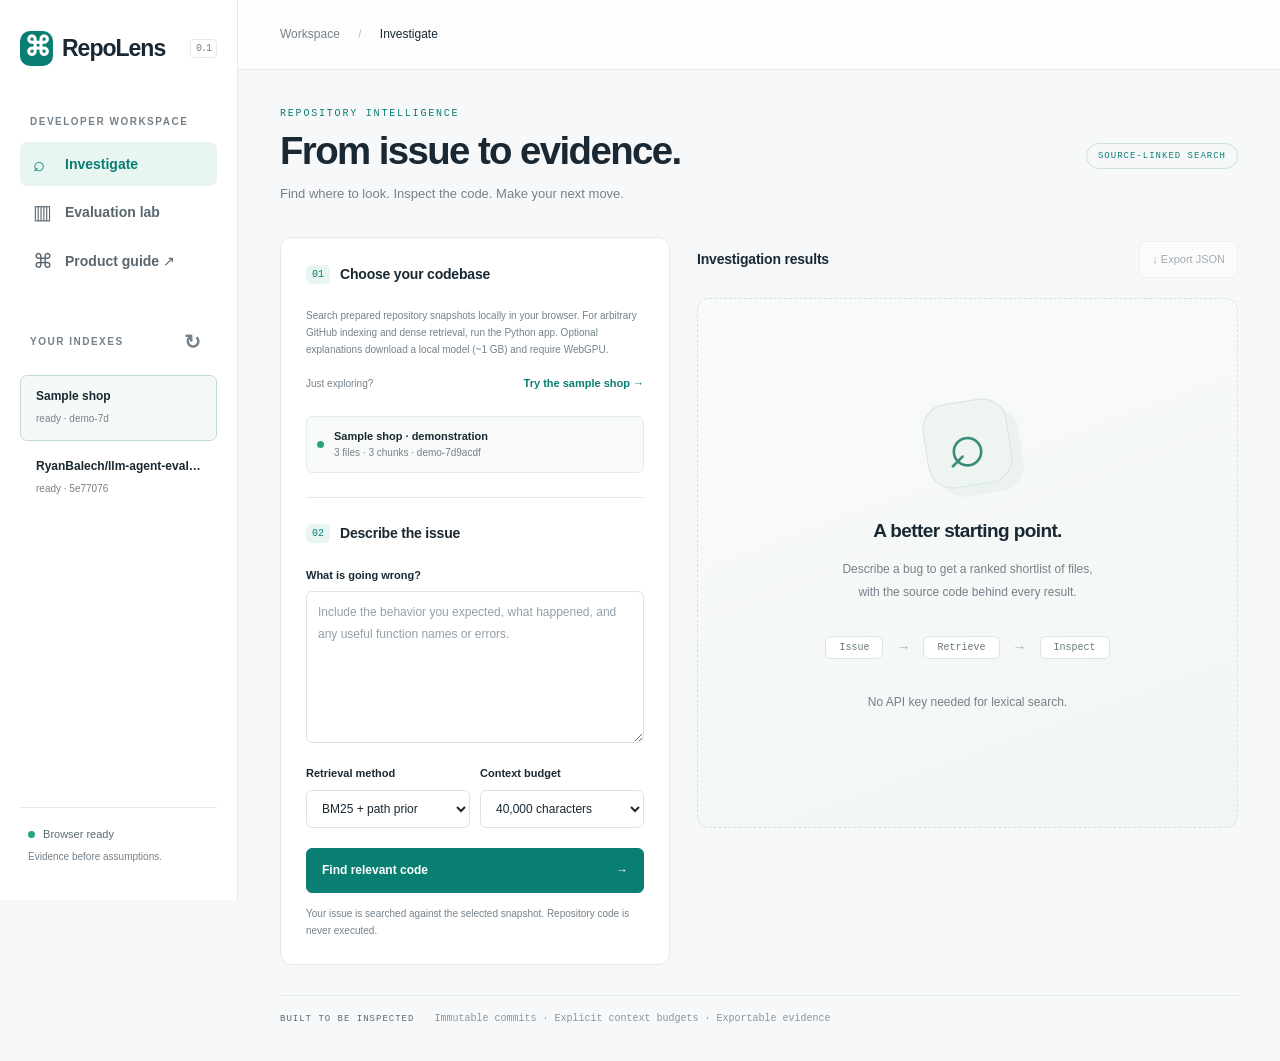
<file: index.html>
<!doctype html>
<html lang="en">
  <head>
    <meta charset="utf-8" />
    <meta name="viewport" content="width=device-width,initial-scale=1" />
    <meta
      name="description"
      content="Find the code behind an issue. Repository search with traceable evidence and honest evaluation."
    />
    <title>RepoLens · From issue to evidence</title>
    <link rel="stylesheet" href="./static/style.css" />
    <script src="./static/pages.js" defer></script>
    <script src="./static/app.js" defer></script>
  </head>
  <body>
    <aside class="sidebar">
      <a class="brand" href="./" aria-label="RepoLens home"
        ><span class="brand-icon">⌘</span> RepoLens<span class="version"
          >0.1</span
        ></a
      >
      <div class="workspace-label">DEVELOPER WORKSPACE</div>
      <nav aria-label="Main navigation">
        <button class="nav-item active" id="search-tab" aria-current="page">
          <span aria-hidden="true">⌕</span> Investigate
        </button>
        <button class="nav-item" id="eval-tab">
          <span aria-hidden="true">▥</span> Evaluation lab
        </button>
        <a class="nav-item" href="https://github.com/RyanBalech/llm-agent-evaluation/blob/main/docs/PRODUCT.md" target="_blank" rel="noopener"
          ><span>⌘</span> Product guide ↗</a
        >
      </nav>
      <div class="repo-heading">
        YOUR INDEXES
        <button id="refresh" aria-label="Refresh repository indexes">↻</button>
      </div>
      <div id="index-list" class="index-list">
        <p class="muted small">Your repositories will appear here.</p>
      </div>
      <div class="sidebar-footer">
        <span class="online-dot"></span>
        <span id="connection">Connecting…</span>
        <p>Evidence before assumptions.</p>
      </div>
    </aside>
    <main>
      <header class="topbar">
        <div>
          Workspace <span>/</span> <strong id="page-name">Investigate</strong>
        </div>
        <button id="access-button" class="quiet">Server access</button>
      </header>
      <div id="notice" class="notice" role="alert" hidden></div>
      <section id="search-view">
        <div class="page-heading">
          <div>
            <p class="eyebrow">REPOSITORY INTELLIGENCE</p>
            <h1>From issue to evidence.</h1>
            <p class="subtitle">
              Find where to look. Inspect the code. Make your next move.
            </p>
          </div>
          <span class="tag">SOURCE-LINKED SEARCH</span>
        </div>
        <div class="investigation-grid">
          <section class="panel compose">
            <div class="section-title">
              <span class="step">01</span>
              <h2>Choose your codebase</h2>
            </div>
            <p id="public-demo-note" class="fine-print" hidden>
              Explore the prepared repositories below. Run RepoLens locally to
              index your own public GitHub repository.
            </p>
            <form id="index-form">
              <label for="repository">Public GitHub repository</label>
              <input
                id="repository"
                placeholder="owner/repository"
                value="RyanBalech/llm-agent-evaluation"
                required
                maxlength="250"
                autocomplete="off"
              />
              <div class="input-row">
                <div>
                  <label for="revision"
                    >Branch, tag or commit
                    <span class="muted">optional</span></label
                  ><input
                    id="revision"
                    placeholder="Default branch"
                    maxlength="151"
                  />
                </div>
                <button class="secondary" type="submit" id="index-button">
                  Index repo ↗
                </button>
              </div>
              <label class="checkbox" id="dense-option" hidden
                ><input id="dense-index" type="checkbox" /> Include CodeBERT
                &amp; hybrid (slower indexing)</label
              >
            </form>
            <div class="or-demo">
              <span>Just exploring?</span
              ><button id="demo-button" class="text-button">
                Try the sample shop →
              </button>
            </div>
            <div id="active-index" class="active-index" aria-live="polite">
              <span class="status-dot"></span>
              <div>
                <strong>No repository selected</strong
                ><small>Index a repository or try the sample.</small>
              </div>
            </div>
            <div class="divider"></div>
            <form id="search-form">
              <div class="section-title">
                <span class="step">02</span>
                <h2>Describe the issue</h2>
              </div>
              <label for="query">What is going wrong?</label>
              <textarea
                id="query"
                rows="6"
                minlength="3"
                maxlength="8000"
                required
                placeholder="Include the behavior you expected, what happened, and any useful function names or errors."
              ></textarea>
              <div class="input-row options">
                <div>
                  <label for="method">Retrieval method</label
                  ><select id="method">
                    <option value="bm25">BM25 + path prior</option>
                  </select>
                </div>
                <div>
                  <label for="budget">Context budget</label
                  ><select id="budget">
                    <option value="5000">5,000 characters</option>
                    <option value="10000">10,000 characters</option>
                    <option value="20000">20,000 characters</option>
                    <option value="40000" selected>40,000 characters</option>
                    <option value="80000">80,000 characters</option>
                  </select>
                </div>
              </div>
              <button id="search-button" class="primary" type="submit" disabled>
                Find relevant code <span>→</span>
              </button>
              <p class="fine-print">
                Your issue is searched against the selected snapshot. Repository
                code is never executed.
              </p>
            </form>
          </section>
          <section class="results-area" aria-label="Search results">
            <div class="results-heading">
              <h2>Investigation results</h2>
              <button id="export-button" class="quiet" disabled>
                ↓ Export JSON
              </button>
            </div>
            <div id="search-summary" class="search-summary" hidden></div>
            <div id="empty-state" class="empty-state">
              <div class="lens-art"><span>⌕</span></div>
              <h3>A better starting point.</h3>
              <p>
                Describe a bug to get a ranked shortlist of files,<br />with the
                source code behind every result.
              </p>
              <div class="flow">
                <span>Issue</span><i>→</i><span>Retrieve</span><i>→</i
                ><span>Inspect</span>
              </div>
              <p class="small muted">No API key needed for lexical search.</p>
            </div>
            <div id="results" aria-live="polite"></div>
            <p id="results-note" class="fine-print" hidden></p>
            <button id="explain-button" class="secondary" hidden>
              Explain retrieved evidence
            </button>
            <div id="explanation" class="panel" aria-live="polite" hidden></div>
          </section>
        </div>
        <div class="bottom-note">
          <span>BUILT TO BE INSPECTED</span> Immutable commits · Explicit
          context budgets · Exportable evidence
        </div>
      </section>
      <section id="evaluation-view" hidden>
        <div class="page-heading">
          <div>
            <p class="eyebrow">MEASURE, THEN IMPROVE</p>
            <h1>Show your work.</h1>
            <p class="subtitle">
              A real benchmark, with its limitations in view.
            </p>
          </div>
          <span class="tag">SWE-BENCH VERIFIED</span>
        </div>
        <div id="evaluation-content"></div>
      </section>
    </main>
    <dialog id="access-dialog">
      <form id="access-form">
        <h2>Server access</h2>
        <p class="muted">
          For a server configured with an access token.<br />The token stays in
          this browser tab's memory.
        </p>
        <label for="token">Access token</label
        ><input id="token" type="password" autocomplete="off" />
        <div class="dialog-actions">
          <button id="close-access" type="button" class="quiet">Cancel</button
          ><button class="primary" type="submit">Connect</button>
        </div>
      </form>
    </dialog>
  </body>
</html>
</file>
<file: static/style.css>
:root {
  --bg: #f7f8fa;
  --paper: #fff;
  --text: #192832;
  --muted: #75818a;
  --line: #e4e9ec;
  --accent: #087f72;
  --accent-light: #e9f5f1;
  --mono: Consolas, "SFMono-Regular", monospace;
}
* {
  box-sizing: border-box;
}
body {
  margin: 0;
  background: var(--bg);
  color: var(--text);
  font:
    14px/1.6 -apple-system,
    BlinkMacSystemFont,
    "Segoe UI",
    sans-serif;
}
button,
input,
textarea,
select {
  font: inherit;
}
button,
a,
input,
select,
textarea {
  -webkit-tap-highlight-color: transparent;
}
button {
  cursor: pointer;
}
button:disabled {
  opacity: 0.5;
  cursor: not-allowed;
}
a {
  color: var(--accent);
  text-decoration: none;
}
button:focus-visible,
a:focus-visible,
input:focus-visible,
textarea:focus-visible,
select:focus-visible {
  outline: 3px solid #61b5a9;
  outline-offset: 3px;
}
[hidden] {
  display: none !important;
}
.sidebar {
  position: fixed;
  inset: 0 auto 0 0;
  width: 238px;
  background: #fff;
  border-right: 1px solid var(--line);
  padding: 30px 20px;
  display: flex;
  flex-direction: column;
}
.brand {
  display: flex;
  align-items: center;
  gap: 9px;
  font-size: 23px;
  font-weight: 750;
  letter-spacing: -1px;
  color: var(--text);
}
.brand-icon {
  background: var(--accent);
  color: #fff;
  border-radius: 10px;
  width: 33px;
  height: 35px;
  text-align: center;
  font-size: 27px;
  line-height: 33px;
}
.version {
  font: 10px var(--mono);
  color: var(--muted);
  border: 1px solid var(--line);
  padding: 3px 5px;
  border-radius: 4px;
  margin-left: auto;
}
.workspace-label,
.repo-heading {
  font-size: 10px;
  font-weight: 700;
  letter-spacing: 1.5px;
  color: var(--muted);
}
.workspace-label {
  margin: 47px 10px 12px;
}
.nav-item {
  width: 100%;
  display: flex;
  gap: 12px;
  align-items: center;
  border: 0;
  background: none;
  padding: 11px 13px;
  text-align: left;
  color: #586670;
  font-weight: 550;
  border-radius: 7px;
  margin-bottom: 4px;
}
.nav-item span {
  font-size: 20px;
  width: 20px;
  line-height: 1;
}
.nav-item.active {
  background: var(--accent-light);
  color: var(--accent);
}
.nav-item:hover {
  background: #f1f6f4;
}
.repo-heading {
  display: flex;
  align-items: center;
  justify-content: space-between;
  margin: 38px 10px 12px;
}
.repo-heading button {
  border: 0;
  background: none;
  color: var(--muted);
  font-size: 20px;
}
.index-list {
  overflow: auto;
  flex: 1;
}
.index-card {
  border: 1px solid transparent;
  padding: 10px 9px;
  border-radius: 7px;
  display: flex;
  gap: 5px;
  margin: 4px 0;
}
.index-card.selected {
  border-color: #bfdbd3;
  background: #f5faf8;
}
.index-select {
  border: 0;
  background: none;
  text-align: left;
  min-width: 0;
  flex: 1;
  color: var(--text);
}
.index-select strong {
  display: block;
  font-size: 12px;
  overflow: hidden;
  text-overflow: ellipsis;
  white-space: nowrap;
}
.index-select small {
  font-size: 10px;
  color: var(--muted);
}
.delete-index {
  border: 0;
  background: none;
  color: #89949a;
  font-size: 18px;
}
.sidebar-footer {
  font-size: 11px;
  color: #596a73;
  padding: 18px 8px 0;
  border-top: 1px solid var(--line);
}
.sidebar-footer p {
  font-size: 10px;
  color: var(--muted);
  margin: 5px 0;
}
.online-dot,
.status-dot {
  display: inline-block;
  width: 7px;
  height: 7px;
  background: #27a481;
  border-radius: 50%;
  margin-right: 5px;
}
.status-dot {
  background: #a4adb4;
  flex-shrink: 0;
}
main {
  margin-left: 238px;
}
.topbar {
  height: 70px;
  border-bottom: 1px solid var(--line);
  display: flex;
  align-items: center;
  justify-content: space-between;
  padding: 0 42px;
  background: #ffffffc9;
  color: var(--muted);
  font-size: 12px;
}
.topbar span {
  margin: 0 15px;
  color: #bac3c8;
}
.topbar strong {
  font-weight: 500;
  color: var(--text);
}
#search-view,
#evaluation-view {
  padding: 38px 42px 20px;
  max-width: 1600px;
  margin: auto;
}
.page-heading {
  display: flex;
  justify-content: space-between;
  align-items: center;
  margin-bottom: 32px;
  gap: 20px;
}
.eyebrow {
  font: 10px var(--mono);
  letter-spacing: 1.8px;
  color: var(--accent);
  margin: 0 0 9px;
}
h1 {
  font-size: clamp(26px, 3vw, 39px);
  font-weight: 650;
  letter-spacing: -1.6px;
  line-height: 1.2;
  margin: 0 0 10px;
}
.subtitle {
  color: var(--muted);
  margin: 0;
  font-size: 13px;
}
.tag {
  font: 9px var(--mono);
  letter-spacing: 1px;
  color: var(--accent);
  border: 1px solid #c9e1d9;
  border-radius: 20px;
  padding: 7px 11px;
  white-space: nowrap;
}
.investigation-grid {
  display: grid;
  grid-template-columns: minmax(300px, 390px) minmax(0, 1fr);
  gap: 27px;
  align-items: start;
}
.panel {
  background: #fff;
  border: 1px solid var(--line);
  border-radius: 12px;
  padding: 25px;
  box-shadow: 0 3px 7px #21372e03;
}
.section-title {
  display: flex;
  align-items: center;
  gap: 10px;
  margin-bottom: 22px;
}
h2 {
  font-size: 14px;
  margin: 0;
  font-weight: 650;
  letter-spacing: -0.2px;
}
.step {
  font: 10px var(--mono);
  color: var(--accent);
  background: var(--accent-light);
  border-radius: 5px;
  padding: 4px 6px;
}
label {
  display: block;
  font-size: 11px;
  font-weight: 600;
  margin: 0 0 7px;
}
label .muted {
  font-weight: 400;
  font-size: 10px;
  margin-left: 3px;
}
input,
textarea,
select {
  width: 100%;
  border: 1px solid #dce3e6;
  background: #fff;
  border-radius: 6px;
  padding: 10px 11px;
  color: var(--text);
  font-size: 12px;
}
input::placeholder,
textarea::placeholder {
  color: #94a0a7;
}
textarea {
  resize: vertical;
  min-height: 132px;
  line-height: 1.8;
}
select {
  padding-right: 5px;
}
.input-row {
  display: flex;
  align-items: end;
  gap: 10px;
  margin-top: 13px;
}
.input-row > div {
  flex: 1;
  min-width: 0;
}
.secondary,
.quiet {
  border: 1px solid var(--line);
  border-radius: 6px;
  padding: 9px 12px;
  background: white;
  color: #52616b;
  font-size: 11px;
  white-space: nowrap;
}
.secondary:hover,
.quiet:hover {
  background: #eff7f4;
}
.input-row > .secondary {
  padding: 10px 13px;
}
.checkbox {
  display: flex;
  align-items: center;
  gap: 8px;
  margin-top: 15px;
}
.checkbox input {
  width: auto;
}
.or-demo {
  display: flex;
  justify-content: space-between;
  align-items: center;
  margin-top: 14px;
  font-size: 10px;
  color: var(--muted);
}
.text-button {
  background: none;
  border: 0;
  padding: 3px 0;
  color: var(--accent);
  font-size: 11px;
  font-weight: 600;
}
.active-index {
  display: flex;
  align-items: center;
  background: #f7faf9;
  border: 1px solid #e4ede9;
  padding: 11px 10px;
  border-radius: 6px;
  margin-top: 20px;
  gap: 5px;
  min-width: 0;
}
.active-index strong {
  display: block;
  font-size: 11px;
  overflow-wrap: anywhere;
}
.active-index small {
  display: block;
  font-size: 10px;
  color: var(--muted);
  overflow-wrap: anywhere;
}
.active-index.ready .status-dot {
  background: #27a481;
}
.active-index.indexing .status-dot,
.active-index.queued .status-dot {
  background: #d39b33;
  animation: pulse 1s infinite;
}
.divider {
  border-top: 1px solid var(--line);
  margin: 24px 0;
}
.options {
  margin: 16px 0 20px;
}
.primary {
  width: 100%;
  display: flex;
  justify-content: space-between;
  align-items: center;
  padding: 12px 15px;
  background: var(--accent);
  color: #fff;
  border: 1px solid var(--accent);
  border-radius: 6px;
  font-weight: 600;
  font-size: 12px;
}
.primary:hover:enabled {
  background: #096c62;
}
.fine-print {
  color: var(--muted);
  font-size: 10px;
  line-height: 1.7;
  margin: 12px 0 0;
}
.results-heading {
  display: flex;
  align-items: center;
  justify-content: space-between;
  margin: 4px 0 20px;
}
.empty-state {
  border: 1px dashed #d7dfe1;
  border-radius: 12px;
  min-height: 530px;
  display: flex;
  flex-direction: column;
  align-items: center;
  justify-content: center;
  text-align: center;
  background: linear-gradient(160deg, #f9fbfb, #f1f6f3);
}
.lens-art {
  width: 85px;
  height: 85px;
  display: grid;
  place-items: center;
  border: 1px solid #d3e5df;
  border-radius: 25px;
  transform: rotate(-9deg);
  background: #eef5f1;
  margin-bottom: 10px;
  box-shadow: 10px 10px 0 #e4ede780;
}
.lens-art span {
  font-size: 65px;
  color: #3a8c78;
  line-height: 1;
  transform: rotate(9deg);
}
.empty-state h3 {
  font-size: 19px;
  font-weight: 600;
  letter-spacing: -0.6px;
  margin: 20px 0 0;
}
.empty-state p {
  font-size: 12px;
  color: var(--muted);
  line-height: 1.9;
}
.flow {
  display: flex;
  gap: 13px;
  align-items: center;
  margin: 20px 0;
}
.flow span {
  border: 1px solid #dbe5df;
  border-radius: 6px;
  padding: 5px 13px;
  background: #fff;
  font: 10px var(--mono);
  color: #687c72;
}
.flow i {
  color: #a2b4ab;
  font-style: normal;
}
.search-summary {
  display: flex;
  flex-wrap: wrap;
  gap: 8px;
  margin: -7px 0 16px;
}
.metric-pill {
  font: 10px var(--mono);
  border: 1px solid var(--line);
  background: #fff;
  padding: 5px 8px;
  border-radius: 5px;
  color: #65777f;
}
.result-card {
  border: 1px solid var(--line);
  border-radius: 9px;
  background: #fff;
  margin-bottom: 12px;
  overflow: hidden;
}
.result-card summary {
  padding: 15px;
  display: flex;
  align-items: center;
  gap: 11px;
  cursor: pointer;
  list-style: none;
}
.result-card summary::after {
  content: "+";
  margin-left: auto;
  color: var(--muted);
}
.result-card[open] summary::after {
  content: "−";
}
.rank {
  font: 11px var(--mono);
  background: var(--accent-light);
  color: var(--accent);
  padding: 5px 8px;
  border-radius: 5px;
}
.result-name {
  font: 12px var(--mono);
  font-weight: 600;
  overflow-wrap: anywhere;
}
.result-score {
  display: block;
  font: 9px var(--mono);
  color: var(--muted);
  margin-top: 4px;
}
.snippet {
  border-top: 1px solid var(--line);
}
.snippet-heading {
  display: flex;
  align-items: center;
  justify-content: space-between;
  padding: 9px 15px;
  background: #f9fafb;
  font: 10px var(--mono);
  gap: 10px;
}
.snippet pre {
  margin: 0;
  padding: 15px 0;
  background: #192831;
  color: #d7e2e6;
  overflow: auto;
  max-height: 390px;
  font: 11px/1.9 var(--mono);
  tab-size: 4;
}
.code-line {
  display: block;
  white-space: pre;
  padding-right: 15px;
}
.line-number {
  display: inline-block;
  width: 44px;
  user-select: none;
  color: #73838b;
  text-align: right;
  margin-right: 17px;
  padding-right: 9px;
  border-right: 1px solid #3b4951;
}
.code-line mark {
  background: #29544a;
  color: #d8f6e7;
  border-radius: 2px;
}
.evidence {
  padding: 10px 15px;
  color: #73818a;
  font-size: 10px;
}
.evidence strong {
  color: var(--accent);
  font-weight: 500;
}
.bottom-note {
  border-top: 1px solid var(--line);
  margin: 30px 0 0;
  padding: 17px 0;
  color: #88959c;
  font: 10px var(--mono);
}
.bottom-note span {
  color: #576b70;
  font-size: 9px;
  letter-spacing: 1px;
  margin-right: 14px;
}
.notice {
  padding: 12px 18px;
  margin: 20px 42px 0;
  border: 1px solid #edd9b4;
  background: #fff8e9;
  color: #826026;
  border-radius: 7px;
  font-size: 12px;
  overflow-wrap: anywhere;
}
.muted {
  color: var(--muted);
}
.small {
  font-size: 11px;
}
.metrics-grid {
  display: grid;
  grid-template-columns: repeat(4, 1fr);
  gap: 15px;
  margin-bottom: 22px;
}
.metric-card {
  padding: 22px;
  background: #fff;
  border: 1px solid var(--line);
  border-radius: 9px;
}
.metric-card span {
  display: block;
  font-size: 11px;
  color: var(--muted);
}
.metric-card strong {
  font-size: 31px;
  font-weight: 600;
  letter-spacing: -1px;
  display: block;
  margin: 4px 0;
}
.metric-card small {
  font-size: 10px;
  color: var(--accent);
}
.eval-columns {
  display: grid;
  grid-template-columns: 1.3fr 1fr;
  gap: 20px;
  margin-bottom: 22px;
}
.eval-columns p,
.eval-columns li {
  font-size: 12px;
  color: #6e7c85;
}
.table-wrap {
  overflow: auto;
}
table {
  width: 100%;
  border-collapse: collapse;
  text-align: left;
  font-size: 11px;
}
th {
  font-weight: 500;
  color: #7c898e;
  font-size: 10px;
}
td,
th {
  border-bottom: 1px solid var(--line);
  padding: 11px 10px;
}
td:first-child {
  font-family: var(--mono);
}
.score-track {
  width: 80px;
  background: #edf2f1;
  display: inline-block;
  height: 5px;
  border-radius: 3px;
  margin-right: 9px;
  overflow: hidden;
  vertical-align: middle;
}
.score-fill {
  background: #369e87;
  height: 5px;
  display: block;
}
.score-track.full .score-fill {
  width: 100%;
}
.score-track.half .score-fill {
  width: 50%;
}
.score-track.zero .score-fill {
  width: 0;
}
dialog {
  border: 1px solid var(--line);
  border-radius: 12px;
  padding: 27px;
  max-width: 420px;
  width: 90%;
  color: var(--text);
}
dialog::backdrop {
  background: #16232a66;
}
.dialog-actions {
  display: flex;
  gap: 10px;
  margin-top: 20px;
}
.dialog-actions .primary {
  width: auto;
  flex: 1;
  justify-content: center;
}
@keyframes pulse {
  50% {
    opacity: 0.3;
  }
}
@media (min-width: 1500px) {
  .investigation-grid {
    grid-template-columns: 420px 1fr;
  }
  .compose {
    padding: 30px;
  }
}
@media (max-width: 1100px) {
  .sidebar {
    width: 200px;
    padding: 25px 15px;
  }
  main {
    margin-left: 200px;
  }
  #search-view,
  #evaluation-view {
    padding: 28px 25px;
  }
  .topbar {
    padding: 0 25px;
  }
  .page-heading .tag {
    display: none;
  }
  .investigation-grid {
    gap: 18px;
    grid-template-columns: 310px minmax(0, 1fr);
  }
  .compose {
    padding: 19px;
  }
  .metrics-grid {
    grid-template-columns: repeat(2, 1fr);
  }
}
@media (max-width: 850px) {
  .investigation-grid {
    grid-template-columns: 1fr;
  }
  .empty-state {
    min-height: 300px;
  }
  .eval-columns {
    grid-template-columns: 1fr;
  }
}
@media (max-width: 580px) {
  .sidebar {
    position: static;
    width: 100%;
    padding: 16px;
    border-right: 0;
    border-bottom: 1px solid var(--line);
  }
  .brand {
    font-size: 21px;
  }
  .version {
    margin-left: 5px;
  }
  .workspace-label,
  .repo-heading,
  .sidebar-footer {
    display: none;
  }
  .sidebar nav {
    display: flex;
    margin-top: 15px;
    gap: 7px;
  }
  .nav-item {
    font-size: 11px;
    padding: 7px 8px;
    justify-content: center;
  }
  .nav-item span {
    display: none;
  }
  .index-list {
    max-height: 140px;
    display: flex;
    gap: 7px;
  }
  .index-card {
    min-width: 165px;
    max-width: 210px;
  }
  .index-list > .small {
    display: none;
  }
  main {
    margin-left: 0;
  }
  .topbar {
    height: 50px;
    padding: 0 18px;
  }
  #search-view,
  #evaluation-view {
    padding: 24px 17px;
  }
  .page-heading {
    margin-bottom: 22px;
  }
  h1 {
    letter-spacing: -1px;
  }
  .subtitle {
    font-size: 12px;
  }
  .bottom-note {
    line-height: 2;
  }
  .bottom-note span {
    display: block;
  }
  .notice {
    margin: 15px 17px 0;
  }
  .metrics-grid {
    gap: 9px;
  }
  .metric-card {
    padding: 16px;
  }
  .metric-card strong {
    font-size: 27px;
  }
}
:is(.results-area, .compose, .panel) {
  min-width: 0;
}
#explain-button {
  margin-top: 18px;
}
#explanation {
  margin-top: 14px;
  font-size: 12px;
}
#explanation blockquote {
  margin: 8px 0;
  border-left: 3px solid var(--accent);
  padding: 8px 12px;
  background: var(--accent-light);
  font-family: var(--mono);
  overflow-wrap: anywhere;
  white-space: pre-wrap;
}
</file>
